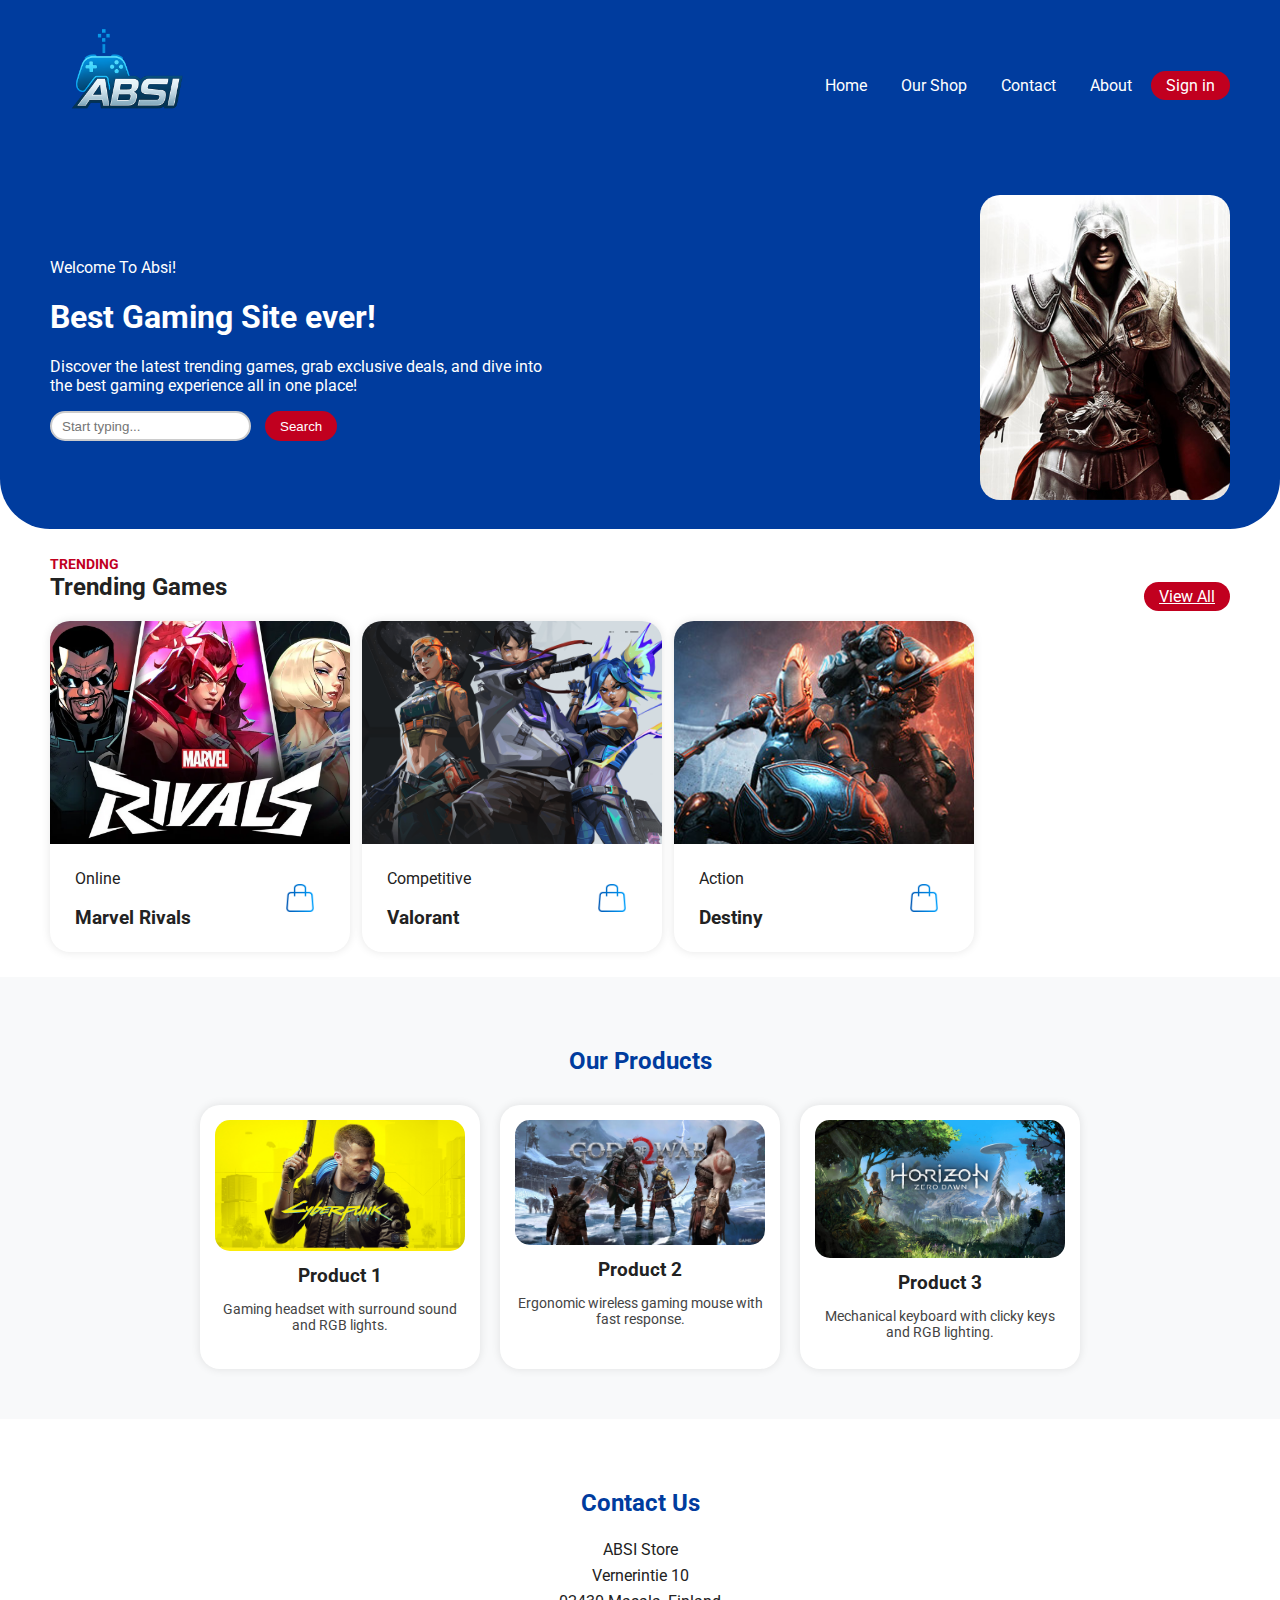
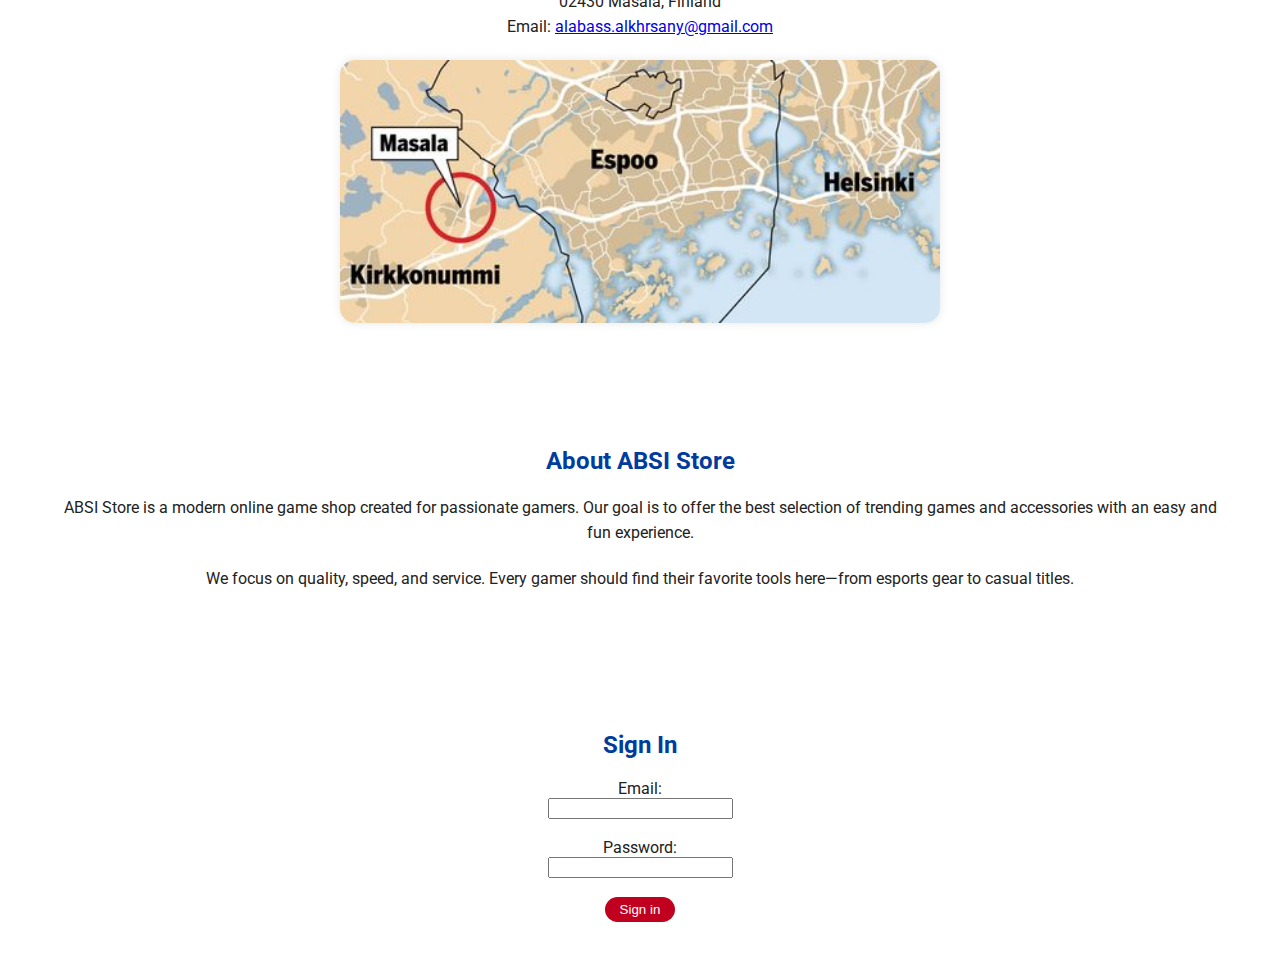
<file: index.html>
<!DOCTYPE html>
<html lang="en">
<head>
  <meta charset="UTF-8" />
  <meta name="viewport" content="width=device-width, initial-scale=1.0" />
  <meta name="description" content="ABSI Store - the ultimate gaming destination. Buy trending games, browse deals, and enjoy top-rated game store experience." />
  <title>ABSI Store</title>
  <link rel="preconnect" href="https://fonts.googleapis.com" />
  <link rel="preconnect" href="https://fonts.gstatic.com" crossorigin />
  <link href="https://fonts.googleapis.com/css2?family=Roboto:wght@400;700&display=swap" rel="stylesheet" />
  <link rel="stylesheet" href="style.css" />
</head>
<body>

  <!-- HEADER -->
  <header class="header">
    <img class="logo" src="images/ChatGPT Image Apr 13, 2025, 02_39_32 PM.png" alt="ABSI Store logo" />
    <nav class="header-links" aria-label="Main navigation">
      <a href="#home">Home</a>
      <a href="#products">Our Shop</a>
      <a href="#contact">Contact</a>
      <a href="#about">About</a>
      <a href="#signin" class="btn">Sign in</a>
    </nav>
  </header>

  <!-- HOME SECTION -->
  <main>
    <section id="home" class="landing-page" aria-label="Landing page">
      <div class="landing-page-left-section">
        <span>Welcome To Absi!</span>
        <h1>Best Gaming Site ever!</h1>
        <p>
          Discover the latest trending games, grab exclusive deals, and dive into the best gaming experience all in one place!
        </p>
        <form class="landing-page-search" role="search">
          <label for="search-input" class="visually-hidden">Search games</label>
          <input id="search-input" name="search" type="search" placeholder="Start typing..." required />
          <button type="submit" class="btn">Search</button>
        </form>
      </div>
      <div class="landing-page-image-container">
        <img src="images/banner-image.jpg" alt="Gaming banner with ABSI branding" />
      </div>
    </section>

    <!-- TRENDING SECTION -->
    <section class="trending-container" aria-labelledby="trending-heading">
      <span>Trending</span>
      <div class="trending-header">
        <h2 id="trending-heading">Trending Games</h2>
        <a href="#" class="btn">View All</a>
      </div>
      <div class="trending-cards">
        <article class="card">
          <img class="thumb" src="images/marvel-rivals.jpg" alt="Marvel Rivals game" width="300" height="223" />
          <div class="card-info">
            <div class="card-name">
              <p>Online</p>
              <h3>Marvel Rivals</h3>
            </div>
            <a href="#" aria-label="Buy Marvel Rivals">
              <img src="images/online-shopping.png" alt="Shopping cart icon" />
            </a>
          </div>
        </article>
        <article class="card">
          <img class="thumb" src="images/valorant.jpg" alt="Valorant game" width="300" height="223" />
          <div class="card-info">
            <div class="card-name">
              <p>Competitive</p>
              <h3>Valorant</h3>
            </div>
            <a href="#" aria-label="Buy Valorant">
              <img src="images/online-shopping.png" alt="Shopping cart icon" />
            </a>
          </div>
        </article>
        <article class="card">
          <img class="thumb" src="images/trending-01.jpg" alt="Destiny game" width="300" height="223" />
          <div class="card-info">
            <div class="card-name">
              <p>Action</p>
              <h3>Destiny</h3>
            </div>
            <a href="#" aria-label="Buy Destiny">
              <img src="images/online-shopping.png" alt="Shopping cart icon" />
            </a>
          </div>
        </article>
      </div>
    </section>

    <!-- PRODUCTS SECTION -->
    <section id="products" class="products-section" aria-labelledby="products-heading">
      <h2 id="products-heading">Our Products</h2>
      <div class="product-cards">
        <div class="product-card">
          <img src="images/product1.jpg" alt="Headset with blue lights" width="250" height="160" />
          <h3>Product 1</h3>
          <p>Gaming headset with surround sound and RGB lights.</p>
        </div>
        <div class="product-card">
          <img src="images/product2.jpg" alt="Wireless gaming mouse" width="250" height="160" />
          <h3>Product 2</h3>
          <p>Ergonomic wireless gaming mouse with fast response.</p>
        </div>
        <div class="product-card">
          <img src="images/product3.jpg" alt="RGB mechanical keyboard" width="250" height="160" />
          <h3>Product 3</h3>
          <p>Mechanical keyboard with clicky keys and RGB lighting.</p>
        </div>
      </div>
    </section>

    <!-- CONTACT SECTION -->
    <section id="contact" class="contact-section" aria-labelledby="contact-heading">
      <h2 id="contact-heading">Contact Us</h2>
      <p>
        ABSI Store<br />
        Vernerintie 10<br />
        02430 Masala, Finland<br />
        Email: <a href="mailto:alabass.alkhrsany@gmail.com">alabass.alkhrsany@gmail.com</a>
      </p>
      <img class="map" src="images/masala_map.jpg" alt="Map showing ABSI Store location in Masala" width="468" height="263" />
    </section>

    <!-- ABOUT SECTION -->
    <section id="about" class="contact-section" aria-labelledby="about-heading">
      <h2 id="about-heading">About ABSI Store</h2>
      <p>
        ABSI Store is a modern online game shop created for passionate gamers.
        Our goal is to offer the best selection of trending games and accessories with an easy and fun experience.
      </p>
      <p>
        We focus on quality, speed, and service. Every gamer should find their favorite tools here—from esports gear to casual titles.
      </p>
    </section>

    <!-- SIGN IN SECTION -->
    <section id="signin" class="contact-section" aria-labelledby="signin-heading">
      <h2 id="signin-heading">Sign In</h2>
      <form>
        <label for="email">Email:</label><br />
        <input id="email" type="email" name="email" required /><br /><br />

        <label for="password">Password:</label><br />
        <input id="password" type="password" name="password" required /><br /><br />

        <button type="submit" class="btn">Sign in</button>
      </form>
    </section>
  </main>

</body>
</html>
</file>
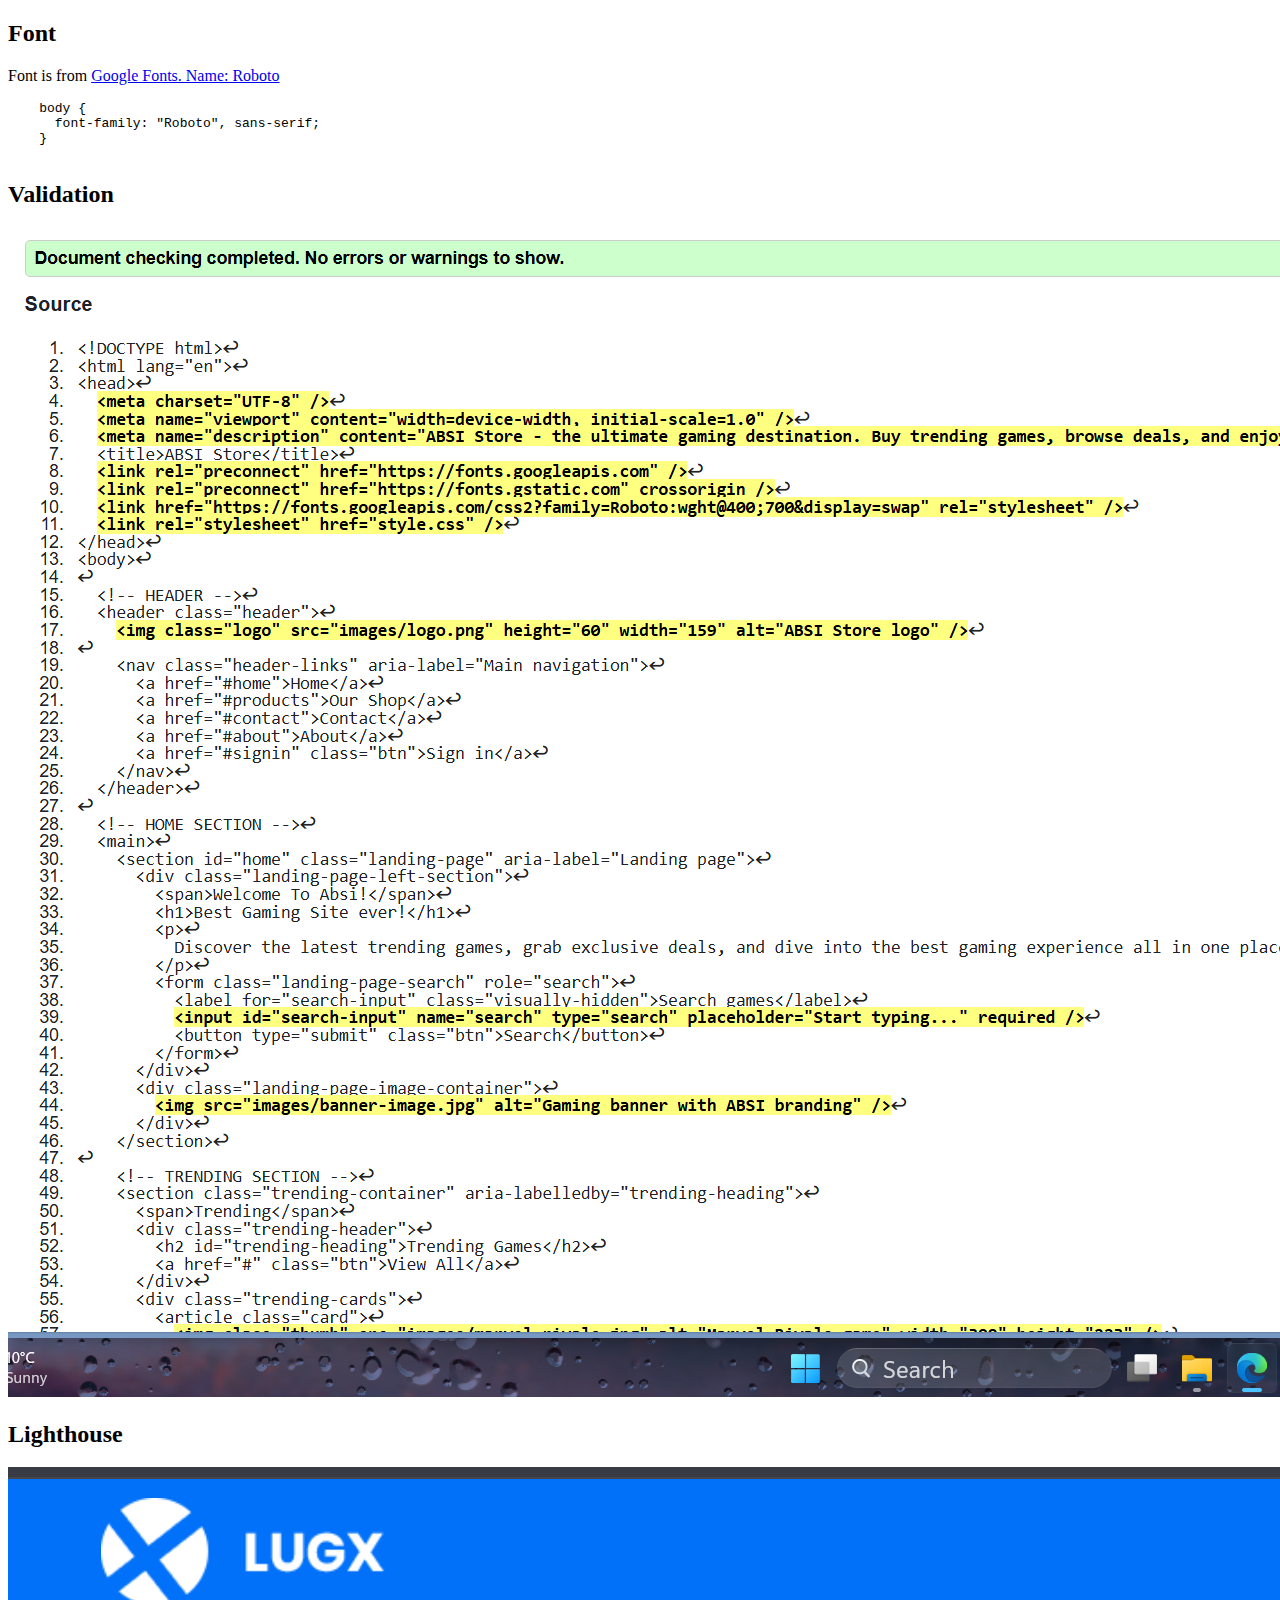
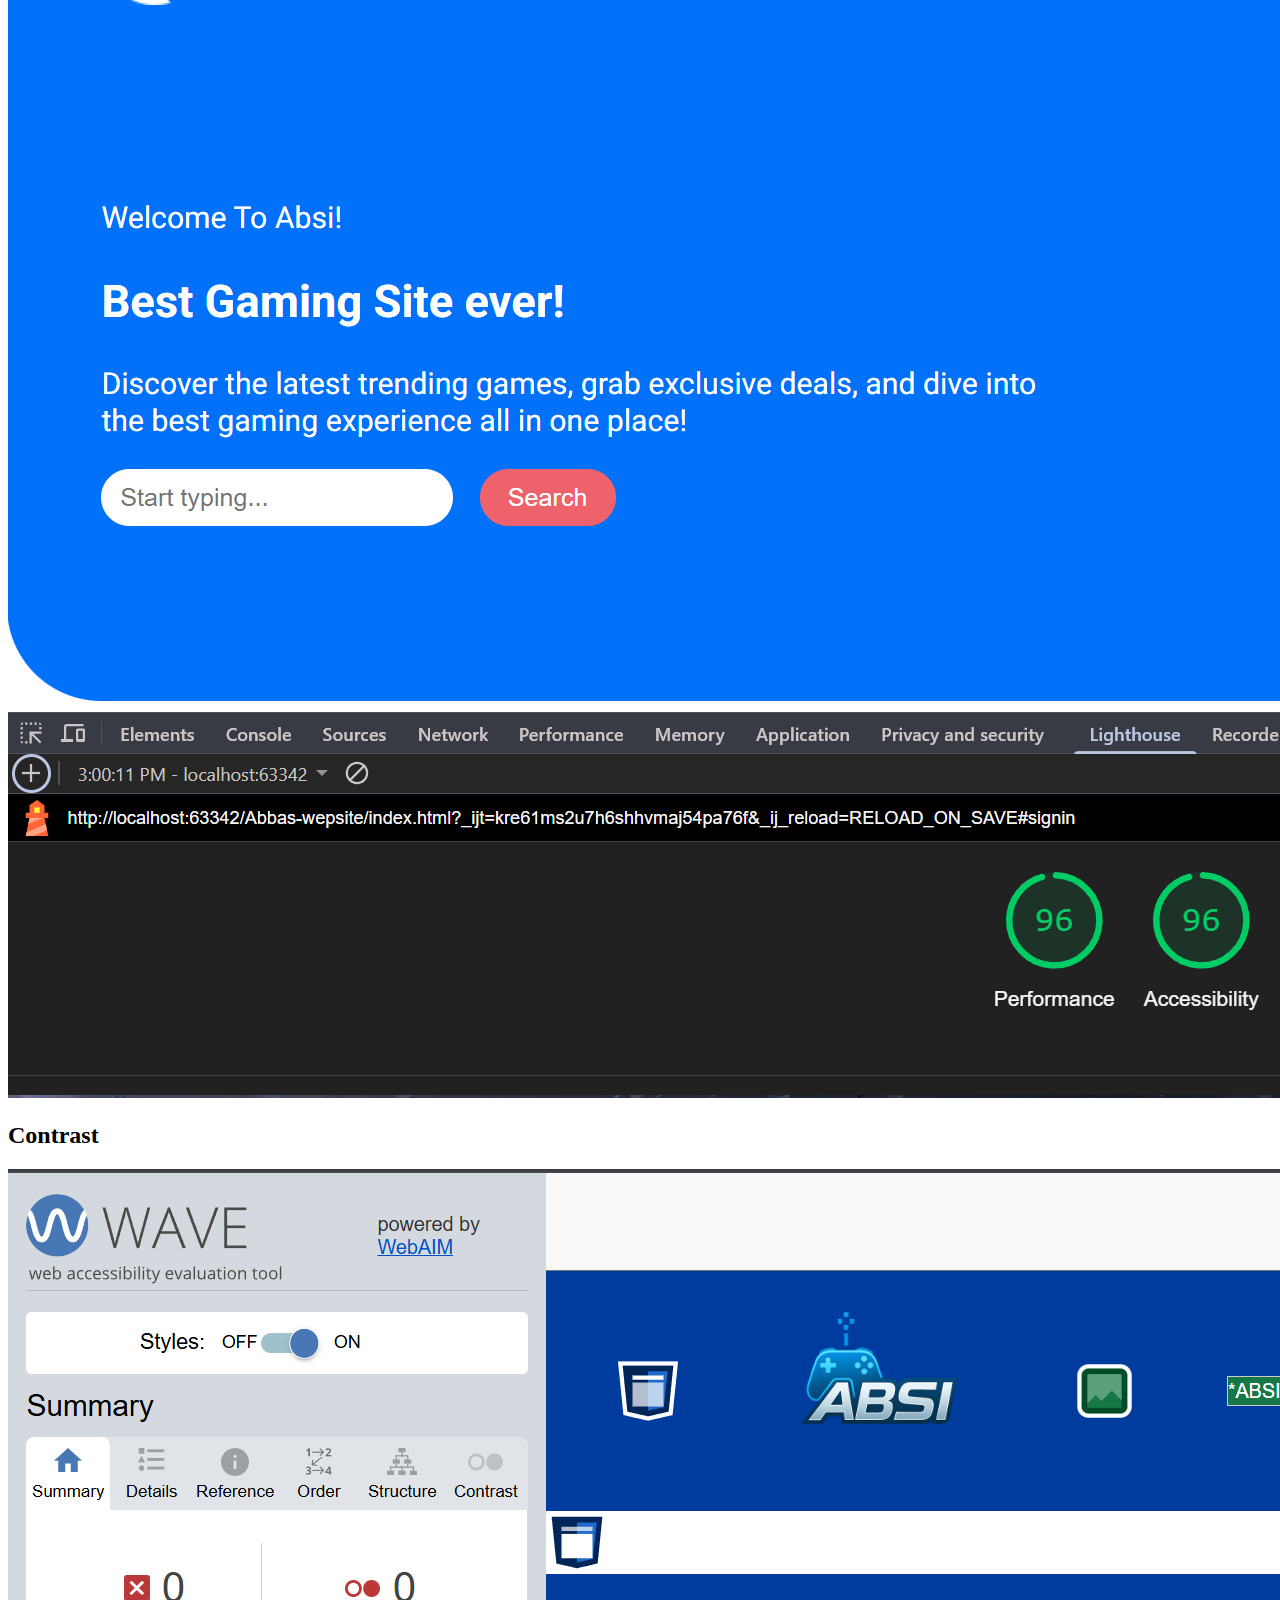
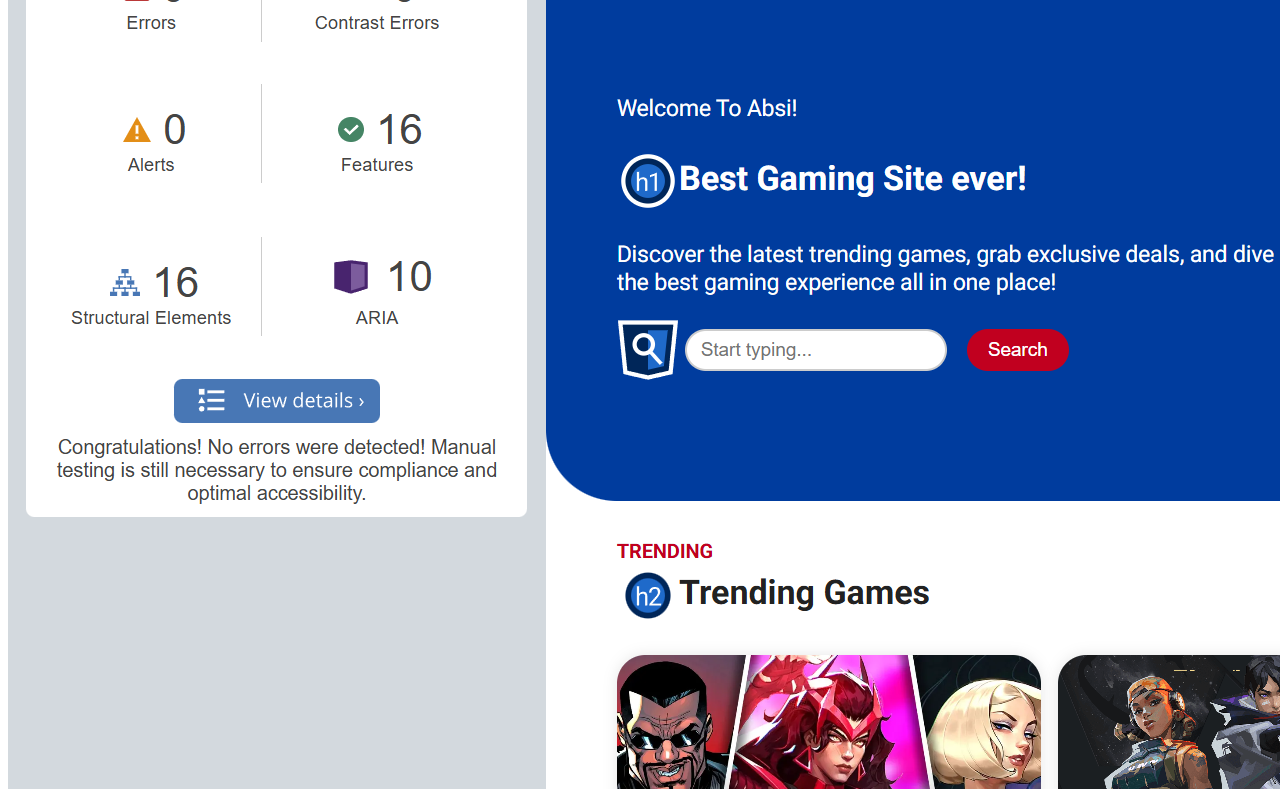
<file: screenshots.html>
<!DOCTYPE html>
<html lang="en">
<head>
  <meta charset="UTF-8">
  <title>Results</title>
</head>
<body>
  <h2>Font</h2>
  <p>Font is from <a href="https://fonts.google.com/specimen/Roboto">Google Fonts. Name: Roboto</a></p>
  <pre>
    body {
      font-family: "Roboto", sans-serif;
    }
  </pre>

  <h2>Validation</h2>
  <p><img src="images/Screenshot validator.png" alt="valid" /></p>

  <h2>Lighthouse</h2>
  <p><img src="images/Screenshot lighthouse.png" alt="lighthouse" /></p>

  <h2>Contrast</h2>
  <p><img src="images/screenshot_wave.png" alt="contrast" /></p>
</body>
</html>
</file>
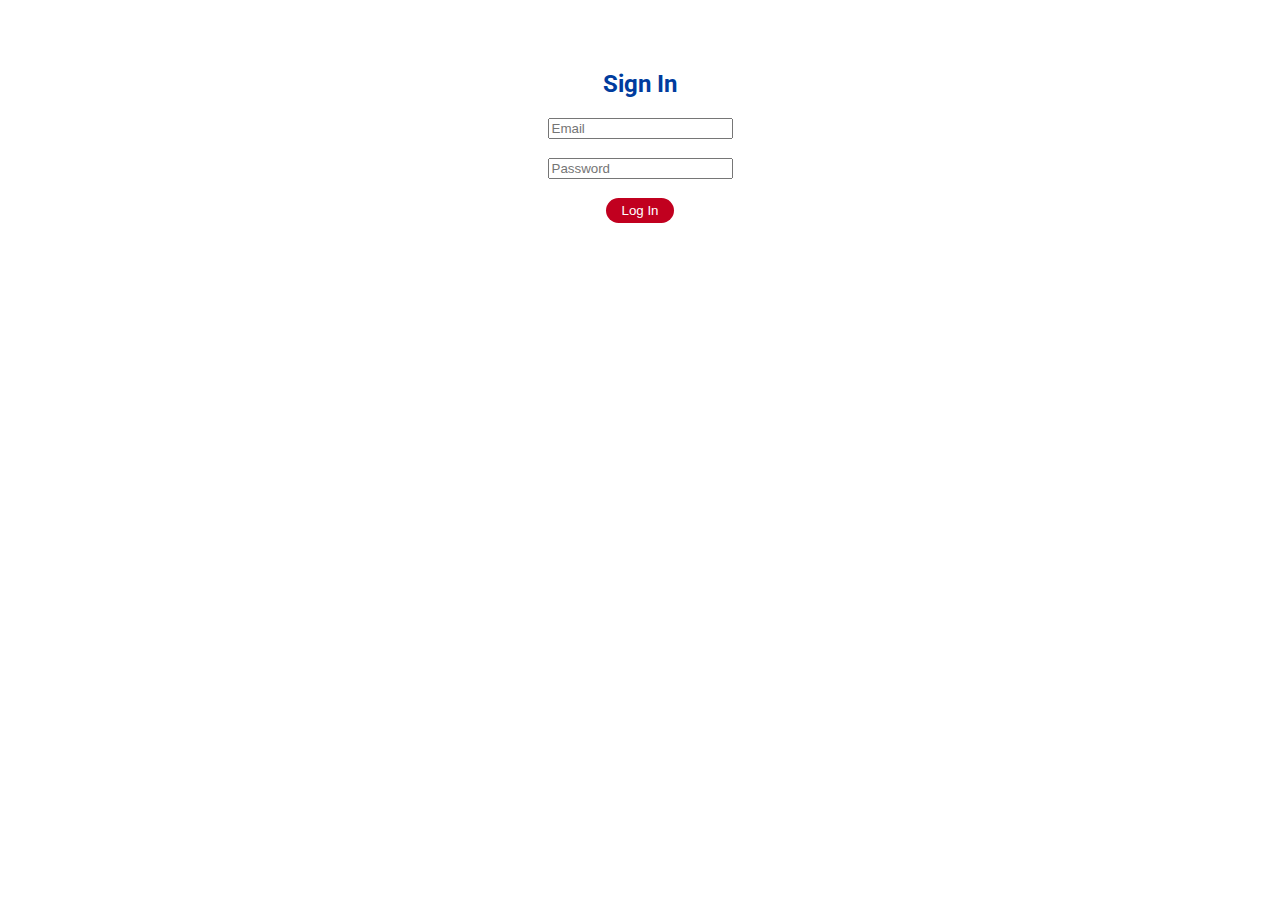
<file: sign in.html>
<!DOCTYPE html>
<html lang="en">
<head>
  <meta charset="UTF-8" />
  <meta name="viewport" content="width=device-width, initial-scale=1.0" />
  <title>Sign In – ABSI Store</title>
  <link rel="preconnect" href="https://fonts.googleapis.com">
  <link rel="preconnect" href="https://fonts.gstatic.com" crossorigin>
  <link href="https://fonts.googleapis.com/css2?family=Roboto:wght@100;300;400;700;900&display=swap" rel="stylesheet">
  <link rel="stylesheet" href="style.css" />
</head>
<body class="contact-section">

  <h2>Sign In</h2>

  <form>
    <label for="email" class="visually-hidden">Email address</label>
    <input id="email" type="email" placeholder="Email" required /><br /><br />

    <label for="password" class="visually-hidden">Password</label>
    <input id="password" type="password" placeholder="Password" required /><br /><br />

    <button type="submit" class="btn">Log In</button>
  </form>

</body>
</html>
</file>
<file: style.css>
body {
  margin: 0;
  font-family: "Roboto", sans-serif;
  background-color: #ffffff;
  color: #222;
}

img {
  object-fit: cover;
  max-width: 100%;
  height: auto;
}

.header {
  background-color: #003c9e; /* tummempi sininen parempaan kontrastiin */
  display: flex;
  justify-content: space-between;
  align-items: center;
  padding: 10px 50px;
}

.logo {
  width: 150px;
}

.btn {
  background-color: #c1001f; /* tummempi punainen parempaan kontrastiin */
  border-radius: 15px;
  padding: 5px 15px;
  color: #ffffff;
  border: none;
  cursor: pointer;
}

.btn:hover {
  background-color: #ff4d5d;
}

.header-links a {
  color: #ffffff;
  padding: 5px 15px;
  text-decoration: none;
  border-radius: 15px;
}

.header-links a:hover {
  background-color: #0055cc;
}

.landing-page {
  background-color: #003c9e;
  display: flex;
  justify-content: space-between;
  align-items: center;
  padding: 25px 50px;
  color: #ffffff;
  border-radius: 0 0 50px 50px;
}

.landing-page-left-section {
  width: 500px;
}

.landing-page-search input {
  border-radius: 50px;
  border: 2px solid #ccc;
  outline: none;
  height: 30px;
  padding: 0 10px;
}

.landing-page-search button {
  height: 30px;
  margin-left: 10px;
}

.landing-page-image-container img {
  border-radius: 20px;
  width: 250px;
}

.trending-container {
  padding: 25px 50px;
}

.trending-container span {
  color: #c1001f;
  text-transform: uppercase;
  font-size: 14px;
  font-weight: bold;
}

.trending-header {
  display: flex;
  justify-content: space-between;
  align-items: center;
}

.trending-header h2 {
  margin-top: 0;
  color: #222;
}

.trending-cards {
  display: flex;
  gap: 12px;
  flex-wrap: wrap;
}

.card {
  width: 300px;
  background-color: #ffffff;
  border-radius: 20px;
  box-shadow: 0 0 10px rgba(0,0,0,0.1);
}

.card .thumb {
  border-radius: 20px 20px 0 0;
}

.card-info {
  display: flex;
  justify-content: space-between;
  align-items: center;
  padding: 5px 25px;
}

.card-info img {
  width: 50px;
}

.products-section {
  padding: 50px;
  background-color: #f8f9fa;
  text-align: center;
}

.products-section h2 {
  margin-bottom: 30px;
  color: #003c9e;
}

.product-cards {
  display: flex;
  justify-content: center;
  gap: 20px;
  flex-wrap: wrap;
}

.product-card {
  background-color: #ffffff;
  border-radius: 20px;
  padding: 15px;
  width: 250px;
  box-shadow: 0 0 10px rgba(0, 0, 0, 0.1);
}

.product-card img {
  width: 100%;
  border-radius: 15px;
}

.product-card h3 {
  margin: 10px 0 5px;
  color: #222;
}

.product-card p {
  font-size: 14px;
  color: #444;
}

.contact-section {
  padding: 50px;
  background-color: #ffffff;
  text-align: center;
}

.contact-section h2 {
  color: #003c9e;
  margin-bottom: 20px;
}

.contact-section p {
  color: #222;
  line-height: 1.6;
  margin-bottom: 20px;
}

.contact-section img {
  width: 80%;
  max-width: 600px;
  border-radius: 15px;
  box-shadow: 0 0 10px rgba(0,0,0,0.1);
}

.thumb {
  width: 300px;
  height: 223px;
}

.map {
  width: 468px;
  height: 263px;
}

/* Näkymättömät labelit ruudunlukijoille */
.visually-hidden {
  position: absolute;
  width: 1px;
  height: 1px;
  padding: 0;
  margin: -1px;
  overflow: hidden;
  clip: rect(0, 0, 0, 0);
  border: 0;
}
</file>
